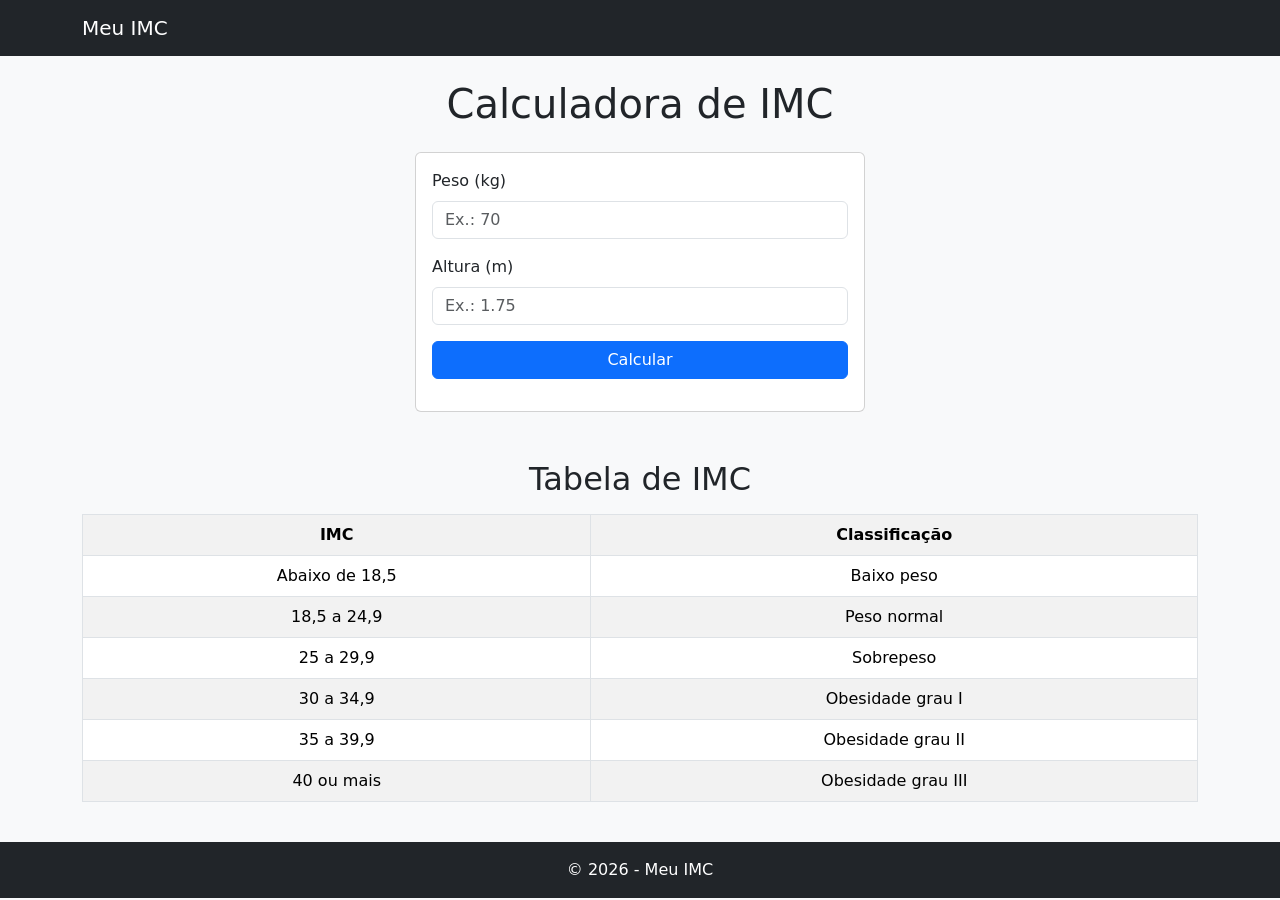
<file: AT3-Calculadora-IMC/index.html>
<!DOCTYPE html>
<html lang="pt-br">
<head>
    <meta charset="UTF-8">
    <meta name="viewport" content="width=device-width, initial-scale=1.0">
    <title>Meu IMC</title>
    <link href="https://cdn.jsdelivr.net/npm/bootstrap@5.3.3/dist/css/bootstrap.min.css" rel="stylesheet">
</head>

<body class="bg-light">

<nav class="navbar bg-dark">
    <div class="container">
        <span class="navbar-brand text-white">Meu IMC</span>
    </div>
</nav>

<main class="container py-4">
    <h1 class="text-center mb-4">Calculadora de IMC</h1>

    <div class="card mx-auto mb-5" style="max-width:450px">
        <div class="card-body">
            <label for="peso" class="form-label">Peso (kg)</label>
            <input type="number" id="peso" class="form-control mb-3" placeholder="Ex.: 70">

            <label for="altura" class="form-label">Altura (m)</label>
            <input type="number" id="altura" class="form-control mb-3" placeholder="Ex.: 1.75" step="0.01">

            <button class="btn btn-primary w-100" onclick="calcular()">Calcular</button>
            <div id="resultado" class="mt-3"></div>
        </div>
    </div>

    <h2 class="text-center mb-3">Tabela de IMC</h2>

    <table class="table table-bordered table-striped text-center">
        <tr><th>IMC</th><th>Classificação</th></tr>
        <tr><td>Abaixo de 18,5</td><td>Baixo peso</td></tr>
        <tr><td>18,5 a 24,9</td><td>Peso normal</td></tr>
        <tr><td>25 a 29,9</td><td>Sobrepeso</td></tr>
        <tr><td>30 a 34,9</td><td>Obesidade grau I</td></tr>
        <tr><td>35 a 39,9</td><td>Obesidade grau II</td></tr>
        <tr><td>40 ou mais</td><td>Obesidade grau III</td></tr>
    </table>
</main>

<footer class="bg-dark text-white text-center p-3">
    &copy; 2026 - Meu IMC
</footer>

<script>
function calcular() {
    const peso = Number(document.getElementById("peso").value);
    const altura = Number(document.getElementById("altura").value);
    const resultado = document.getElementById("resultado");

    if (peso <= 0 || altura <= 0 ||
        document.getElementById("peso").value === "" ||
        document.getElementById("altura").value === "") {
        resultado.innerHTML = '<div class="alert alert-danger">Digite valores válidos.</div>';
        return;
    }

    const imc = peso / (altura * altura);
    let texto, cor;

    if (imc < 18.5) {
        texto = "Baixo peso"; cor = "info";
    } else if (imc < 25) {
        texto = "Peso normal"; cor = "success";
    } else if (imc < 30) {
        texto = "Sobrepeso"; cor = "warning";
    } else if (imc < 35) {
        texto = "Obesidade grau I"; cor = "warning";
    } else if (imc < 40) {
        texto = "Obesidade grau II"; cor = "danger";
    } else {
        texto = "Obesidade grau III"; cor = "danger";
    }

    resultado.innerHTML = `<div class="alert alert-${cor}">
        <strong>IMC:</strong> ${imc.toFixed(2)}<br>
        <strong>Classificação:</strong> ${texto}
    </div>`;
}
</script>

</body>
</html>
</file>
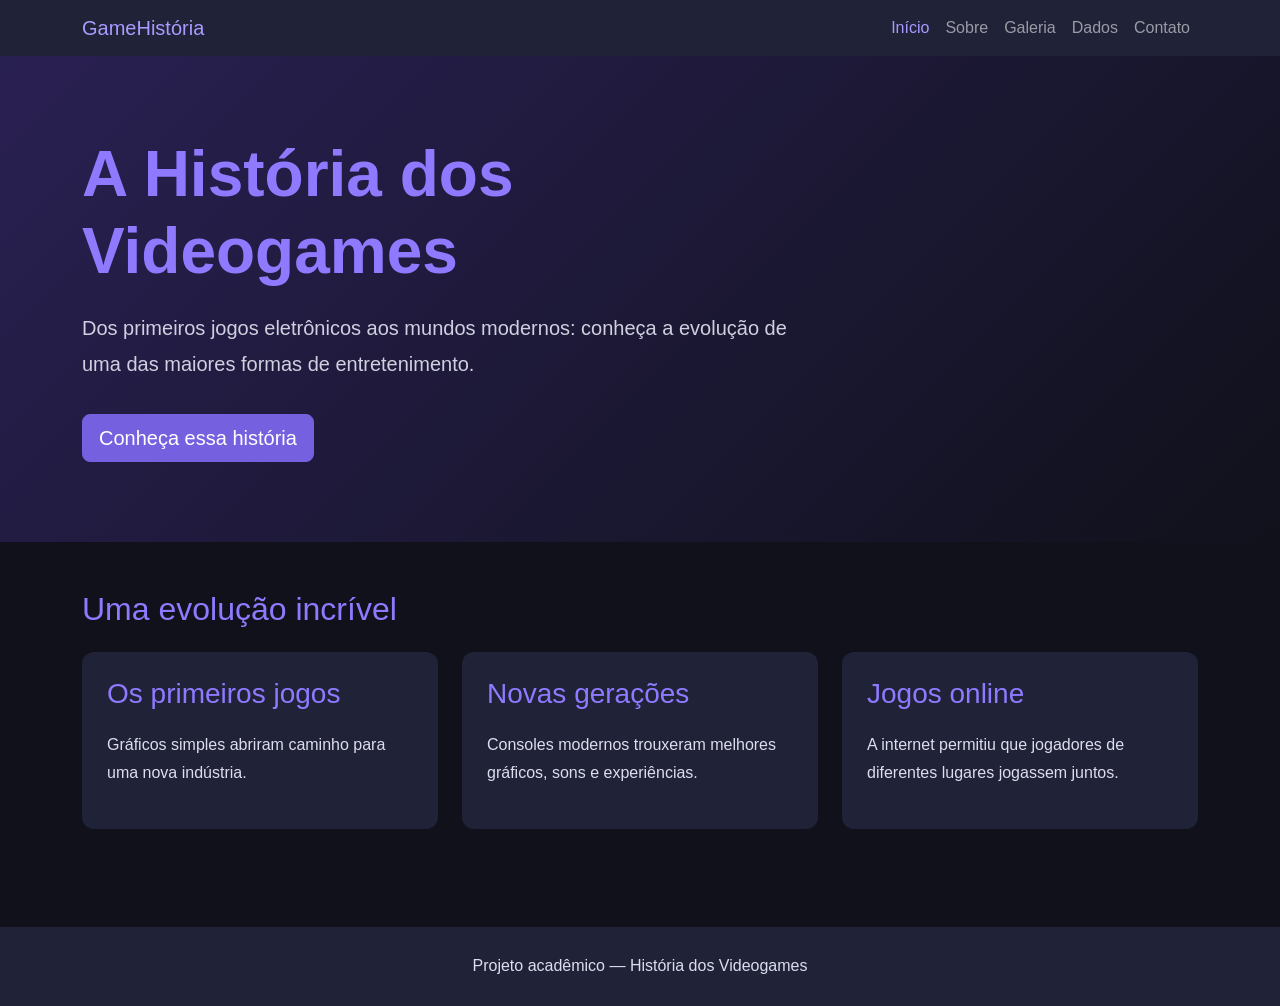
<file: AT4-Site-Multi-Paginas-Bootstrap/index.html>
<!DOCTYPE html>
<html lang="pt-br">
<head>
    <meta charset="UTF-8">
    <meta name="viewport" content="width=device-width, initial-scale=1.0">
    <title>História dos Videogames</title>
    <link href="https://cdn.jsdelivr.net/npm/bootstrap@5.3.3/dist/css/bootstrap.min.css" rel="stylesheet">
    <link rel="stylesheet" href="css/style.css">
</head>
<body>

<nav class="navbar navbar-expand-lg navbar-dark">
    <div class="container">
        <a class="navbar-brand" href="index.html">GameHistória</a>
        <button class="navbar-toggler" type="button" data-bs-toggle="collapse" data-bs-target="#menu" aria-label="Abrir menu">
            <span class="navbar-toggler-icon"></span>
        </button>

        <div class="collapse navbar-collapse" id="menu">
            <ul class="navbar-nav ms-auto">
                <li class="nav-item"><a class="nav-link active" href="index.html">Início</a></li>
                <li class="nav-item"><a class="nav-link" href="sobre.html">Sobre</a></li>
                <li class="nav-item"><a class="nav-link" href="galeria.html">Galeria</a></li>
                <li class="nav-item"><a class="nav-link" href="dados.html">Dados</a></li>
                <li class="nav-item"><a class="nav-link" href="contato.html">Contato</a></li>
            </ul>
        </div>
    </div>
</nav>

<header class="hero">
    <div class="container">
        <div class="row align-items-center">
            <div class="col-lg-8">
                <h1 class="display-3 fw-bold">A História dos Videogames</h1>
                <p class="lead mt-3">
                    Dos primeiros jogos eletrônicos aos mundos modernos:
                    conheça a evolução de uma das maiores formas de entretenimento.
                </p>
                <a href="sobre.html" class="btn btn-primary btn-lg mt-3">
                    Conheça essa história
                </a>
            </div>
        </div>
    </div>
</header>

<main class="container py-5">
    <h2 class="mb-4">Uma evolução incrível</h2>

    <div class="row g-4">
        <div class="col-md-4">
            <div class="destaque">
                <h3>Os primeiros jogos</h3>
                <p>Gráficos simples abriram caminho para uma nova indústria.</p>
            </div>
        </div>

        <div class="col-md-4">
            <div class="destaque">
                <h3>Novas gerações</h3>
                <p>Consoles modernos trouxeram melhores gráficos, sons e experiências.</p>
            </div>
        </div>

        <div class="col-md-4">
            <div class="destaque">
                <h3>Jogos online</h3>
                <p>A internet permitiu que jogadores de diferentes lugares jogassem juntos.</p>
            </div>
        </div>
    </div>
</main>

<footer>
    <p class="mb-0">Projeto acadêmico — História dos Videogames</p>
</footer>

<script src="https://cdn.jsdelivr.net/npm/bootstrap@5.3.3/dist/js/bootstrap.bundle.min.js"></script>
</body>
</html>
</file>
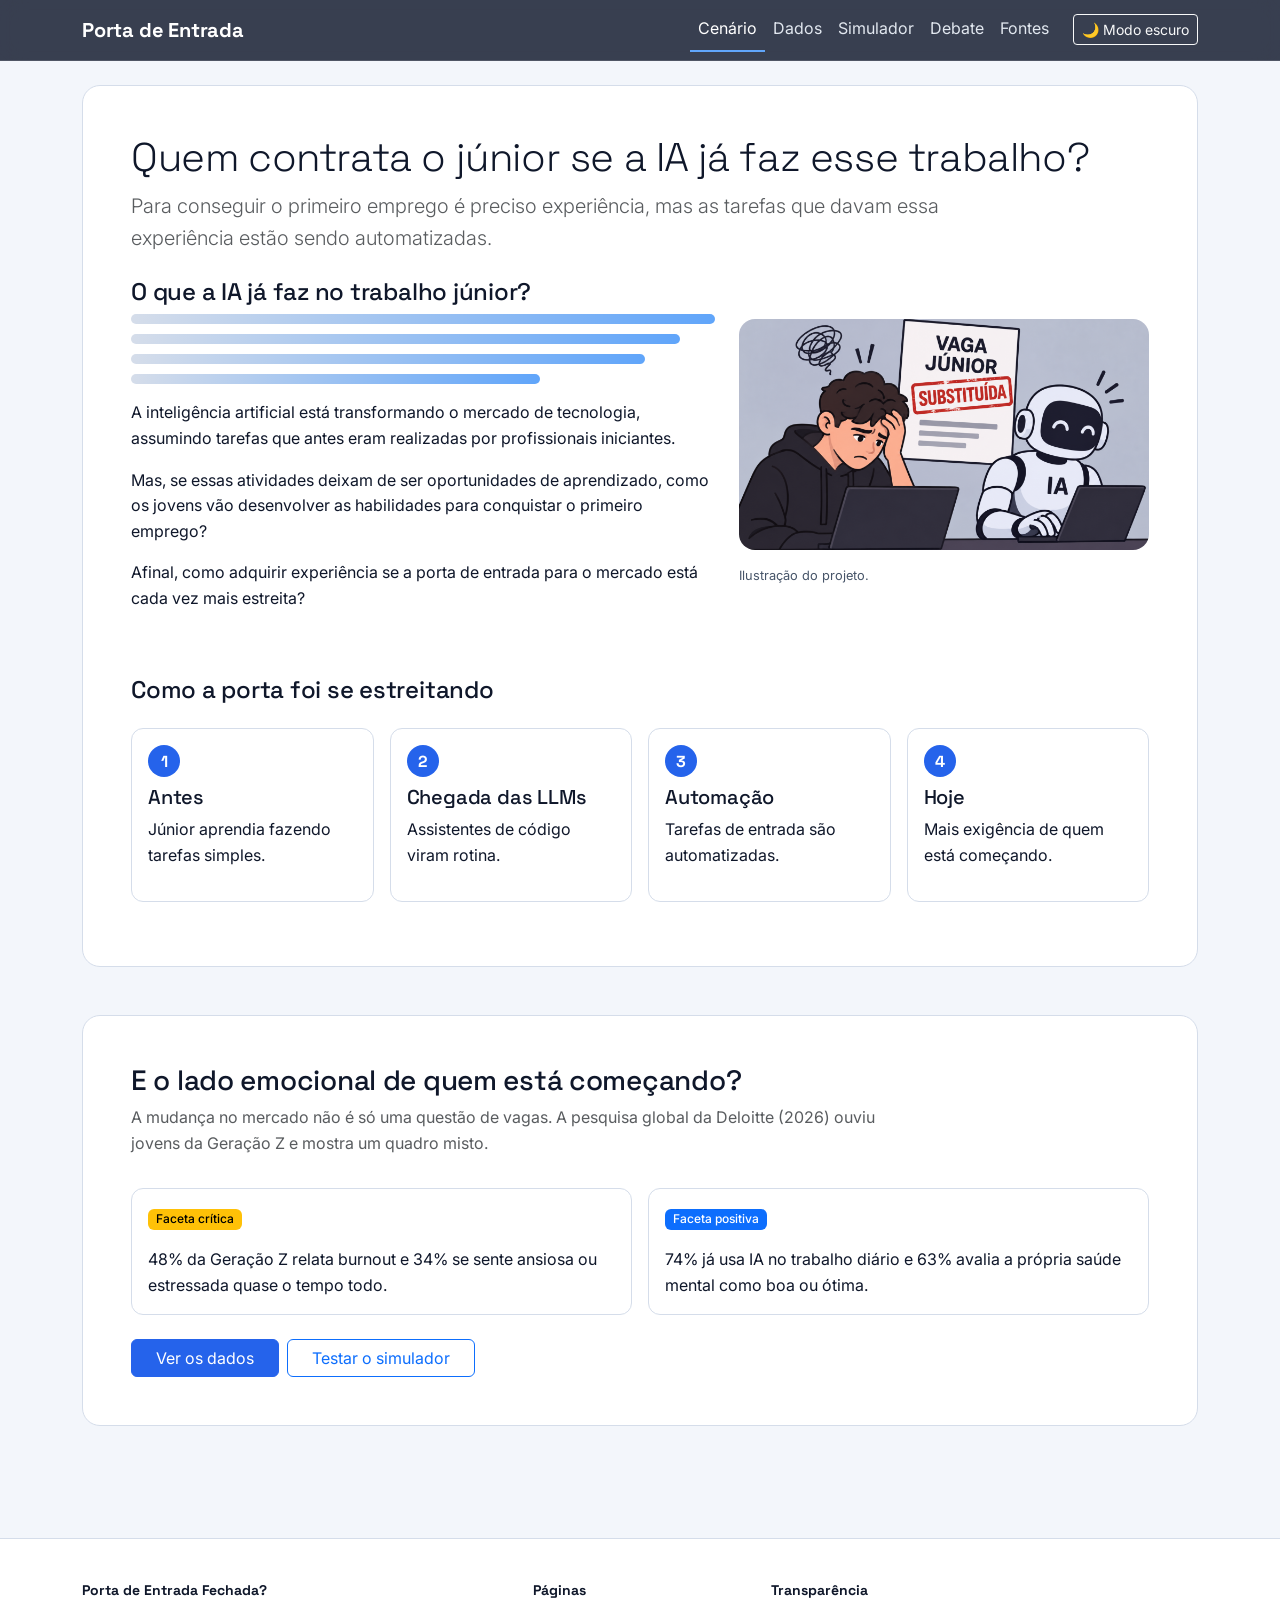
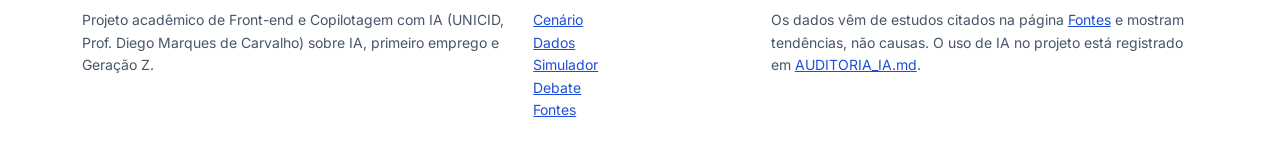
<file: AT5-Front-End-Copilotado-com-IA/index.html>
<!DOCTYPE html>
<html lang="pt-BR" data-bs-theme="light">

<head>
    <meta charset="UTF-8">
    <meta name="viewport" content="width=device-width, initial-scale=1">
    <meta name="description" content="Como a inteligência artificial transforma o primeiro emprego da Geração Z.">
    <title>Porta de Entrada Fechada? | IA e o primeiro emprego</title>
    <link rel="preconnect" href="https://fonts.googleapis.com">
    <link rel="preconnect" href="https://fonts.gstatic.com" crossorigin>
    <link href="https://fonts.googleapis.com/css2?family=Inter:wght@400;500&family=Space+Grotesk:wght@500;700&display=swap" rel="stylesheet">
    <link href="https://cdn.jsdelivr.net/npm/bootstrap@5.3.3/dist/css/bootstrap.min.css" rel="stylesheet">
    <link href="css/style.css" rel="stylesheet">
    <script src="js/tema.js"></script>
</head>

<body>
    <a class="skip-link" href="#conteudo">Ir para o conteúdo</a>

    <header>
        <nav class="navbar navbar-expand-lg site-nav sticky-top" data-bs-theme="dark" aria-label="Navegação principal">
            <div class="container">
                <a class="navbar-brand brand" href="index.html">Porta de Entrada</a>
                <button class="navbar-toggler" type="button" data-bs-toggle="collapse"
                    data-bs-target="#menu" aria-controls="menu" aria-expanded="false"
                    aria-label="Abrir menu">
                    <span class="navbar-toggler-icon"></span>
                </button>
                <div class="collapse navbar-collapse" id="menu">
                    <ul class="navbar-nav ms-auto">
                        <li class="nav-item">
                            <a class="nav-link active" href="index.html#inicio" aria-current="page">Cenário</a>
                        </li>
                        <li class="nav-item">
                            <a class="nav-link" href="Dados.html">Dados</a>
                        </li>
                        <li class="nav-item">
                            <a class="nav-link" href="Simulador.html">Simulador</a>
                        </li>
                        <li class="nav-item">
                            <a class="nav-link" href="Debate.html">Debate</a>
                        </li>
                        <li class="nav-item">
                            <a class="nav-link" href="Fontes.html">Fontes</a>
                        </li>
                    </ul>
                    <button id="btnTema" type="button" class="btn btn-outline-light btn-sm ms-lg-3 mt-2 mt-lg-0" aria-pressed="false">🌙 Modo escuro</button>
                </div>
            </div>
        </nav>
    </header>

    <main id="conteudo" class="container py-4">
        <section id="inicio" class="section-card p-4 p-md-5 mb-5" aria-labelledby="titulo-inicio">
            <header class="mb-4">
                <h1 id="titulo-inicio" class="display-6">Quem contrata o júnior se a IA já faz esse trabalho?</h1>
                <p class="lead text-body-secondary">
                    Para conseguir o primeiro emprego é preciso experiência,
                    mas as tarefas que davam essa experiência estão sendo automatizadas.
                </p>
            </header>

            <div class="row g-4 align-items-center">
                <article class="col-12 col-md-7">
                    <h2 class="h4">O que a IA já faz no trabalho júnior?</h2>

                    <div class="linhas" aria-hidden="true">
                        <div class="linha" style="--larg: 100%; --i: 0"></div>
                        <div class="linha" style="--larg: 94%; --i: 1"></div>
                        <div class="linha" style="--larg: 88%; --i: 2"></div>
                        <div class="linha" style="--larg: 70%; --i: 3"></div>
                    </div>

                    <p>
                        A inteligência artificial está transformando o mercado de tecnologia,
                        assumindo tarefas que antes eram realizadas por profissionais iniciantes.
                    </p>
                    <p>
                        Mas, se essas atividades deixam de ser oportunidades de aprendizado,
                        como os jovens vão desenvolver as habilidades para conquistar o primeiro emprego?
                    </p>
                    <p>
                        Afinal, como adquirir experiência se a porta de entrada para o mercado
                        está cada vez mais estreita?
                    </p>
                </article>

                <figure class="col-12 col-md-5 mb-0">
                    <div class="ratio ratio-16x9 rounded-4 overflow-hidden">
                        <img src="image/ia-image.png"
                            alt="Ilustração de um jovem desanimado diante do notebook, ao lado de um robô de IA e de um cartaz de vaga júnior carimbado como substituída"
                            class="object-fit-cover" width="1536" height="1024">
                    </div>
                    <figcaption class="fonte-grafico">Ilustração do projeto.</figcaption>
                </figure>
            </div>

            <h2 class="h4 mt-5">Como a porta foi se estreitando</h2>
            <ol class="list-unstyled row g-3 mt-1">
                <li class="col-12 col-md-6 col-lg-3">
                    <div class="card card-timeline h-100">
                        <div class="card-body">
                            <span class="numero" aria-hidden="true">1</span>
                            <h3 class="h5 mt-2">Antes</h3>
                            <p>Júnior aprendia fazendo tarefas simples.</p>
                        </div>
                    </div>
                </li>
                <li class="col-12 col-md-6 col-lg-3">
                    <div class="card card-timeline h-100">
                        <div class="card-body">
                            <span class="numero" aria-hidden="true">2</span>
                            <h3 class="h5 mt-2">Chegada das LLMs</h3>
                            <p>Assistentes de código viram rotina.</p>
                        </div>
                    </div>
                </li>
                <li class="col-12 col-md-6 col-lg-3">
                    <div class="card card-timeline h-100">
                        <div class="card-body">
                            <span class="numero" aria-hidden="true">3</span>
                            <h3 class="h5 mt-2">Automação</h3>
                            <p>Tarefas de entrada são automatizadas.</p>
                        </div>
                    </div>
                </li>
                <li class="col-12 col-md-6 col-lg-3">
                    <div class="card card-timeline h-100">
                        <div class="card-body">
                            <span class="numero" aria-hidden="true">4</span>
                            <h3 class="h5 mt-2">Hoje</h3>
                            <p>Mais exigência de quem está começando.</p>
                        </div>
                    </div>
                </li>
            </ol>
        </section>

        <section id="geracao" class="section-card p-4 p-md-5 mb-5" aria-labelledby="titulo-geracao">
            <h2 id="titulo-geracao" class="h3">E o lado emocional de quem está começando?</h2>
            <p class="text-body-secondary">
                A mudança no mercado não é só uma questão de vagas. A pesquisa global da Deloitte (2026)
                ouviu jovens da Geração Z e mostra um quadro misto.
            </p>
            <div class="row g-3 mt-2">
                <div class="col-12 col-md-6">
                    <article class="card card-timeline h-100">
                        <div class="card-body">
                            <span class="badge text-bg-warning badge-eixo">Faceta crítica</span>
                            <p class="mt-3 mb-0">
                                48% da Geração Z relata burnout e 34% se sente ansiosa ou estressada
                                quase o tempo todo.
                            </p>
                        </div>
                    </article>
                </div>
                <div class="col-12 col-md-6">
                    <article class="card card-timeline h-100">
                        <div class="card-body">
                            <span class="badge text-bg-primary badge-eixo">Faceta positiva</span>
                            <p class="mt-3 mb-0">
                                74% já usa IA no trabalho diário e 63% avalia a própria saúde mental
                                como boa ou ótima.
                            </p>
                        </div>
                    </article>
                </div>
            </div>
            <div class="mt-4 d-flex flex-wrap gap-2">
                <a href="Dados.html" class="btn btn-primary px-4">Ver os dados</a>
                <a href="Simulador.html" class="btn btn-outline-primary px-4">Testar o simulador</a>
            </div>
        </section>
    </main>

    <footer class="site-footer">
        <div class="container rodape-grid">
            <section aria-label="Sobre o projeto">
                <p class="rodape-titulo">Porta de Entrada Fechada?</p>
                <p>Projeto acadêmico de Front-end e Copilotagem com IA (UNICID, Prof. Diego Marques de Carvalho) sobre IA, primeiro emprego e Geração Z.</p>
            </section>
            <nav aria-label="Páginas do site">
                <p class="rodape-titulo">Páginas</p>
                <ul>
                    <li><a href="index.html#inicio">Cenário</a></li>
                    <li><a href="Dados.html">Dados</a></li>
                    <li><a href="Simulador.html">Simulador</a></li>
                    <li><a href="Debate.html">Debate</a></li>
                    <li><a href="Fontes.html">Fontes</a></li>
                </ul>
            </nav>
            <section aria-label="Sobre os dados e o uso de IA">
                <p class="rodape-titulo">Transparência</p>
                <p>Os dados vêm de estudos citados na página <a href="Fontes.html">Fontes</a> e mostram tendências, não causas. O uso de IA no projeto está registrado em <a href="https://github.com/Paulo984-ss/ATC-5-PD/blob/main/AUDITORIA_IA.md" target="_blank" rel="noopener">AUDITORIA_IA.md</a>.</p>
            </section>
        </div>
    </footer>

    <script src="https://cdn.jsdelivr.net/npm/bootstrap@5.3.3/dist/js/bootstrap.bundle.min.js"></script>
</body>

</html>
</file>
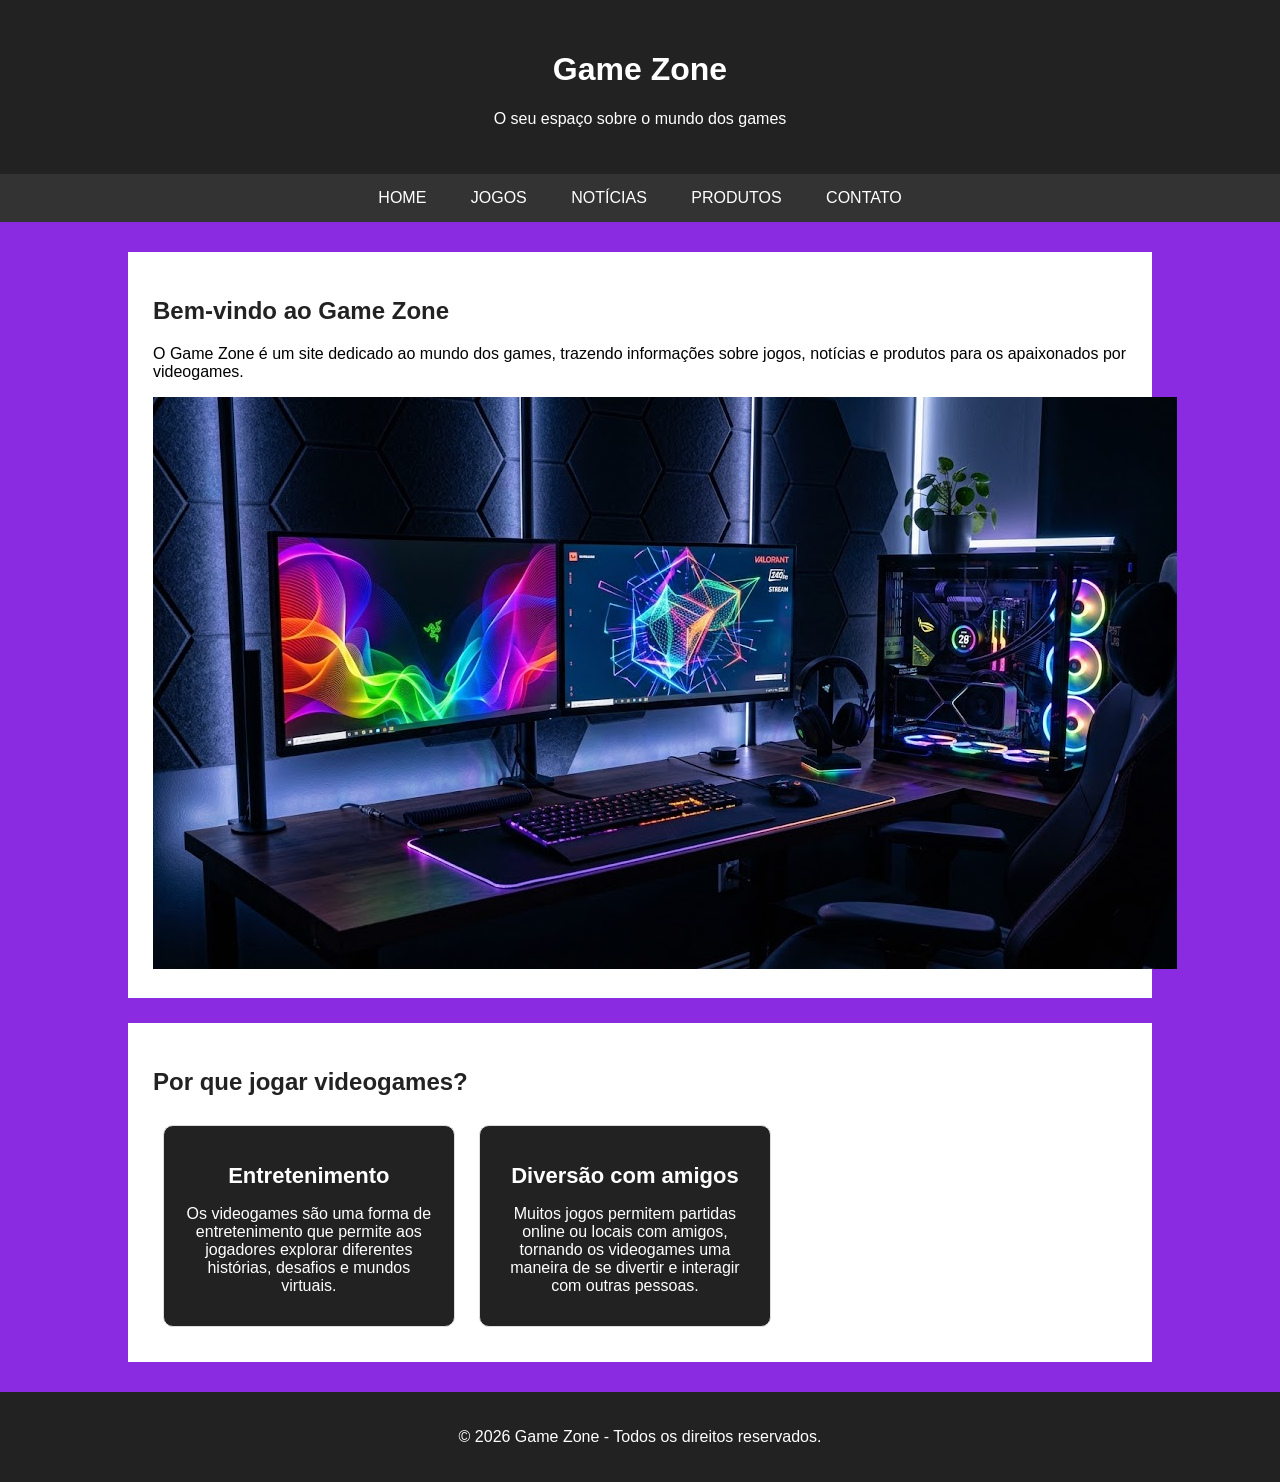
<file: AT2-Deploy-de-Site/gamezone/index.html>
<!DOCTYPE html>
<html lang="pt-br">

<head>
    <meta charset="UTF-8">
    <meta name="viewport" content="width=device-width, initial-scale=1.0">

    <link rel="stylesheet" href="style.css">

    <title>Game Zone</title>
</head>

<body>

<header>
    <h1>Game Zone</h1>
    <p>O seu espaço sobre o mundo dos games</p>
</header>

<nav>
    <ul>
        <li>
            <a href="index.html">HOME</a>
        </li>

        <li>
            <a href="jogos.html">JOGOS</a>
        </li>

        <li>
            <a href="noticias.html">NOTÍCIAS</a>
        </li>

        <li>
            <a href="produtos.html">PRODUTOS</a>
        </li>

        <li>
            <a href="contato.html">CONTATO</a>
        </li>
    </ul>
</nav>

<main> 
<section>

    <h2>Bem-vindo ao Game Zone</h2>

    <p>
        O Game Zone é um site dedicado ao mundo dos games,
        trazendo informações sobre jogos, notícias e produtos
        para os apaixonados por videogames.
    </p>
    
     <img src="games.jpeg" alt="Imagem relacionada ao mundo dos games">

</section>
<section>

    <h2>Por que jogar videogames?</h2>

    <article>
        <h3>Entretenimento</h3>
        <p>
            Os videogames são uma forma de entretenimento que permite aos
            jogadores explorar diferentes histórias, desafios e mundos virtuais.
        </p>
    </article>

    <article>
        <h3>Diversão com amigos</h3>
        <p>
            Muitos jogos permitem partidas online ou locais com amigos,
            tornando os videogames uma maneira de se divertir e interagir
            com outras pessoas.
        </p>
    </article>

</section>
</main>

<footer>
    <p>&copy; 2026 Game Zone - Todos os direitos reservados.</p>
</footer>

</body>

</html>
</file>
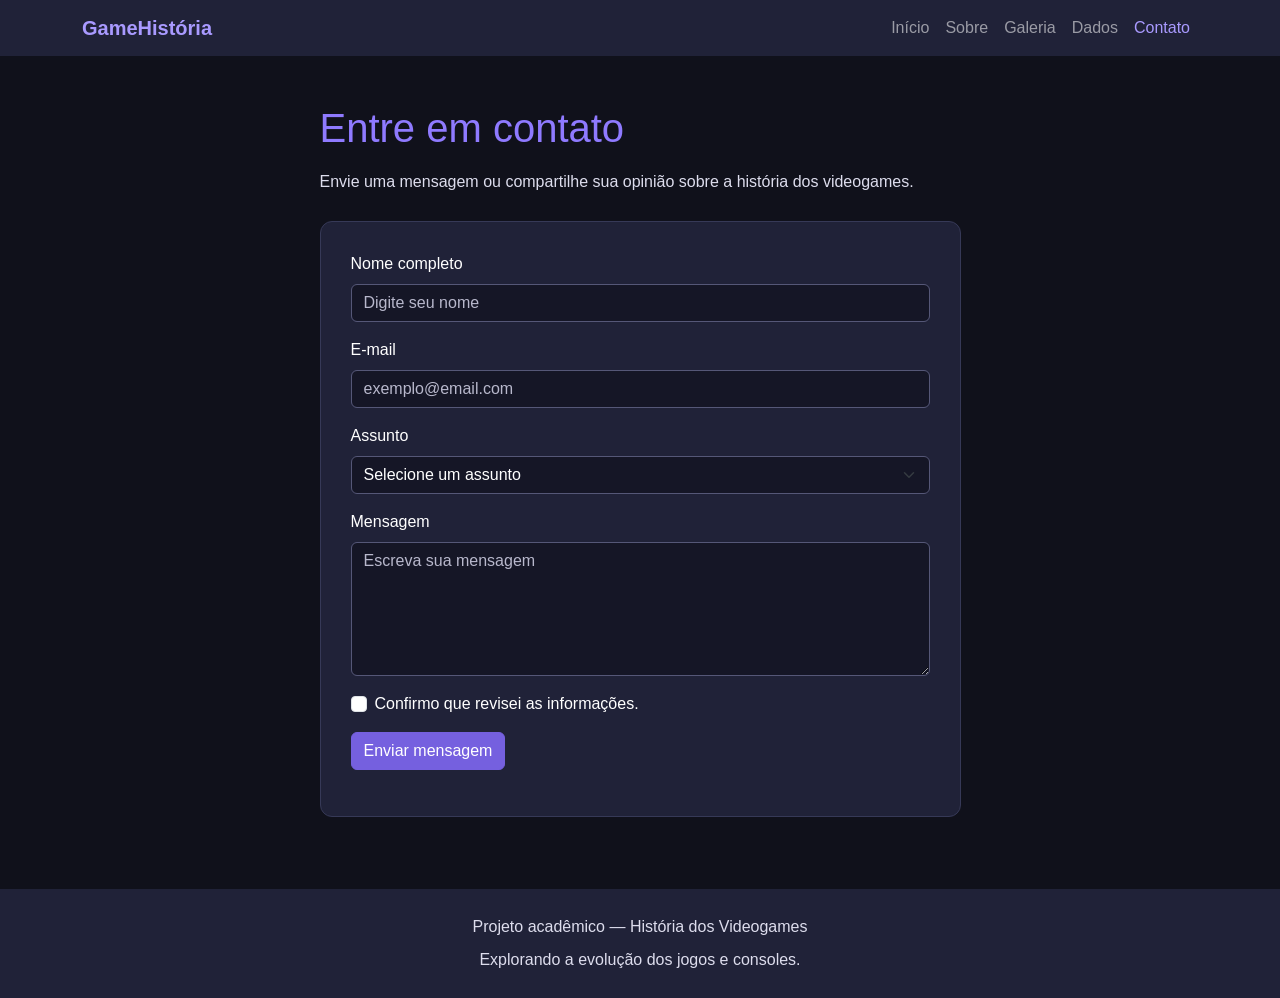
<file: AT4-Site-Multi-Paginas-Bootstrap/contato.html>
<!DOCTYPE html>
<html lang="pt-br">
<head>
    <meta charset="UTF-8">
    <meta name="viewport" content="width=device-width, initial-scale=1.0">

    <title>Contato | História dos Videogames</title>

    <link
        href="https://cdn.jsdelivr.net/npm/bootstrap@5.3.3/dist/css/bootstrap.min.css"
        rel="stylesheet"
    >

    <link rel="stylesheet" href="css/style.css">
</head>

<body>

<nav class="navbar navbar-expand-lg navbar-dark">
    <div class="container">
        <a class="navbar-brand fw-bold" href="index.html">
            GameHistória
        </a>

        <button
            class="navbar-toggler"
            type="button"
            data-bs-toggle="collapse"
            data-bs-target="#menu"
            aria-controls="menu"
            aria-expanded="false"
            aria-label="Abrir ou fechar o menu"
        >
            <span class="navbar-toggler-icon"></span>
        </button>

        <div class="collapse navbar-collapse" id="menu">
            <ul class="navbar-nav ms-auto">
                <li class="nav-item">
                    <a class="nav-link" href="index.html">Início</a>
                </li>
                <li class="nav-item">
                    <a class="nav-link" href="sobre.html">Sobre</a>
                </li>
                <li class="nav-item">
                    <a class="nav-link" href="galeria.html">Galeria</a>
                </li>
                <li class="nav-item">
                    <a class="nav-link" href="dados.html">Dados</a>
                </li>
                <li class="nav-item">
                    <a class="nav-link active" aria-current="page"
                       href="contato.html">Contato</a>
                </li>
            </ul>
        </div>
    </div>
</nav>

<main class="container py-5">
    <div class="row justify-content-center">
        <div class="col-12 col-md-9 col-lg-7">

            <h1 class="mb-3">Entre em contato</h1>

            <p class="mb-4">
                Envie uma mensagem ou compartilhe sua opinião
                sobre a história dos videogames.
            </p>

            <div class="formulario">
                <form id="formContato">

                    <div class="mb-3">
                        <label for="nome" class="form-label">
                            Nome completo
                        </label>
                        <input
                            type="text"
                            class="form-control"
                            id="nome"
                            name="nome"
                            placeholder="Digite seu nome"
                            autocomplete="name"
                            required
                        >
                    </div>

                    <div class="mb-3">
                        <label for="email" class="form-label">
                            E-mail
                        </label>
                        <input
                            type="email"
                            class="form-control"
                            id="email"
                            name="email"
                            placeholder="exemplo@email.com"
                            autocomplete="email"
                            required
                        >
                    </div>

                    <div class="mb-3">
                        <label for="assunto" class="form-label">
                            Assunto
                        </label>
                        <select
                            class="form-select"
                            id="assunto"
                            name="assunto"
                            required
                        >
                            <option value="" selected disabled>
                                Selecione um assunto
                            </option>
                            <option value="historia">
                                História dos videogames
                            </option>
                            <option value="consoles">
                                Consoles e jogos
                            </option>
                            <option value="sugestao">
                                Sugestão para o site
                            </option>
                            <option value="outro">
                                Outro assunto
                            </option>
                        </select>
                    </div>

                    <div class="mb-3">
                        <label for="mensagem" class="form-label">
                            Mensagem
                        </label>
                        <textarea
                            class="form-control"
                            id="mensagem"
                            name="mensagem"
                            rows="5"
                            placeholder="Escreva sua mensagem"
                            required
                        ></textarea>
                    </div>

                    <div class="form-check mb-3">
                        <input
                            class="form-check-input"
                            type="checkbox"
                            id="autorizacao"
                            required
                        >
                        <label class="form-check-label" for="autorizacao">
                            Confirmo que revisei as informações.
                        </label>
                    </div>

                    <button type="submit" class="btn btn-primary">
                        Enviar mensagem
                    </button>

                    <p
                        id="resultado"
                        class="mt-3 mb-0"
                        role="status"
                        aria-live="polite"
                    ></p>

                </form>
            </div>
        </div>
    </div>
</main>

<footer class="text-center py-4 mt-4">
    <div class="container">
        <p class="mb-1">
            Projeto acadêmico — História dos Videogames
        </p>
        <p class="mb-0">
            Explorando a evolução dos jogos e consoles.
        </p>
    </div>
</footer>

<script src="https://cdn.jsdelivr.net/npm/bootstrap@5.3.3/dist/js/bootstrap.bundle.min.js"></script>

<script>
    document.getElementById("formContato").addEventListener(
        "submit",
        function(event) {
            event.preventDefault();

            document.getElementById("resultado").textContent =
                "Demonstração concluída! Nenhum e-mail foi enviado.";

            this.reset();
        }
    );
</script>

</body>
</html>
</file>
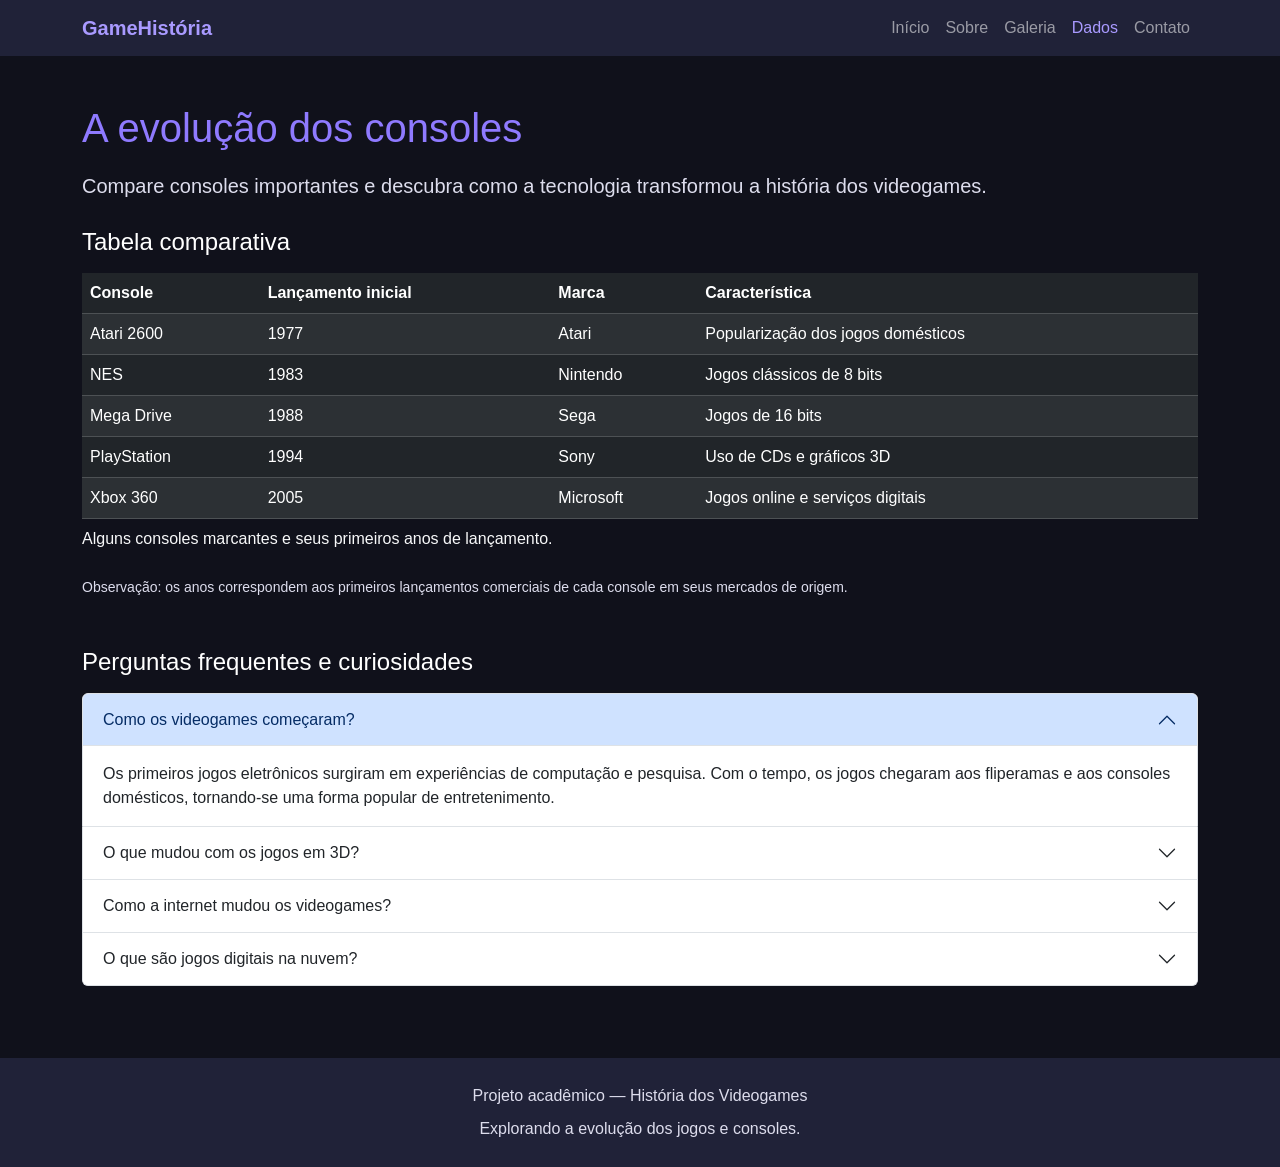
<file: AT4-Site-Multi-Paginas-Bootstrap/dados.html>
<!DOCTYPE html>
<html lang="pt-br">
<head>
    <meta charset="UTF-8">
    <meta name="viewport" content="width=device-width, initial-scale=1.0">

    <title>Dados e Curiosidades | História dos Videogames</title>

    <link
        href="https://cdn.jsdelivr.net/npm/bootstrap@5.3.3/dist/css/bootstrap.min.css"
        rel="stylesheet"
    >

    <link rel="stylesheet" href="css/style.css">
</head>

<body>

<nav class="navbar navbar-expand-lg navbar-dark">
    <div class="container">
        <a class="navbar-brand fw-bold" href="index.html">
            GameHistória
        </a>

        <button
            class="navbar-toggler"
            type="button"
            data-bs-toggle="collapse"
            data-bs-target="#menu"
            aria-controls="menu"
            aria-expanded="false"
            aria-label="Abrir ou fechar o menu"
        >
            <span class="navbar-toggler-icon"></span>
        </button>

        <div class="collapse navbar-collapse" id="menu">
            <ul class="navbar-nav ms-auto">
                <li class="nav-item">
                    <a class="nav-link" href="index.html">Início</a>
                </li>
                <li class="nav-item">
                    <a class="nav-link" href="sobre.html">Sobre</a>
                </li>
                <li class="nav-item">
                    <a class="nav-link" href="galeria.html">Galeria</a>
                </li>
                <li class="nav-item">
                    <a class="nav-link active" aria-current="page"
                       href="dados.html">Dados</a>
                </li>
                <li class="nav-item">
                    <a class="nav-link" href="contato.html">Contato</a>
                </li>
            </ul>
        </div>
    </div>
</nav>

<main class="container py-5">

    <header class="mb-4">
        <h1 class="mb-3">A evolução dos consoles</h1>

        <p class="lead">
            Compare consoles importantes e descubra como a tecnologia
            transformou a história dos videogames.
        </p>
    </header>

    <section class="painel mb-5" aria-labelledby="titulo-tabela">

        <h2 id="titulo-tabela" class="h4 mb-3">
            Tabela comparativa
        </h2>

        <div class="table-responsive">
            <table class="table table-dark table-striped table-hover align-middle">
                <caption class="text-light">
                    Alguns consoles marcantes e seus primeiros anos de lançamento.
                </caption>

                <thead>
                    <tr>
                        <th scope="col">Console</th>
                        <th scope="col">Lançamento inicial</th>
                        <th scope="col">Marca</th>
                        <th scope="col">Característica</th>
                    </tr>
                </thead>

                <tbody>
                    <tr>
                        <td>Atari 2600</td>
                        <td>1977</td>
                        <td>Atari</td>
                        <td>Popularização dos jogos domésticos</td>
                    </tr>

                    <tr>
                        <td>NES</td>
                        <td>1983</td>
                        <td>Nintendo</td>
                        <td>Jogos clássicos de 8 bits</td>
                    </tr>

                    <tr>
                        <td>Mega Drive</td>
                        <td>1988</td>
                        <td>Sega</td>
                        <td>Jogos de 16 bits</td>
                    </tr>

                    <tr>
                        <td>PlayStation</td>
                        <td>1994</td>
                        <td>Sony</td>
                        <td>Uso de CDs e gráficos 3D</td>
                    </tr>

                    <tr>
                        <td>Xbox 360</td>
                        <td>2005</td>
                        <td>Microsoft</td>
                        <td>Jogos online e serviços digitais</td>
                    </tr>
                </tbody>
            </table>
        </div>

        <p class="small mb-0">
            Observação: os anos correspondem aos primeiros lançamentos
            comerciais de cada console em seus mercados de origem.
        </p>
    </section>

    <section class="painel" aria-labelledby="titulo-curiosidades">

        <h2 id="titulo-curiosidades" class="h4 mb-3">
            Perguntas frequentes e curiosidades
        </h2>

        <div class="accordion" id="curiosidades">

            <div class="accordion-item">
                <h3 class="accordion-header" id="pergunta1">
                    <button
                        class="accordion-button"
                        type="button"
                        data-bs-toggle="collapse"
                        data-bs-target="#resposta1"
                        aria-expanded="true"
                        aria-controls="resposta1"
                    >
                        Como os videogames começaram?
                    </button>
                </h3>

                <div
                    id="resposta1"
                    class="accordion-collapse collapse show"
                    aria-labelledby="pergunta1"
                    data-bs-parent="#curiosidades"
                >
                    <div class="accordion-body">
                        Os primeiros jogos eletrônicos surgiram em
                        experiências de computação e pesquisa. Com o tempo,
                        os jogos chegaram aos fliperamas e aos consoles
                        domésticos, tornando-se uma forma popular de
                        entretenimento.
                    </div>
                </div>
            </div>

            <div class="accordion-item">
                <h3 class="accordion-header" id="pergunta2">
                    <button
                        class="accordion-button collapsed"
                        type="button"
                        data-bs-toggle="collapse"
                        data-bs-target="#resposta2"
                        aria-expanded="false"
                        aria-controls="resposta2"
                    >
                        O que mudou com os jogos em 3D?
                    </button>
                </h3>

                <div
                    id="resposta2"
                    class="accordion-collapse collapse"
                    aria-labelledby="pergunta2"
                    data-bs-parent="#curiosidades"
                >
                    <div class="accordion-body">
                        Os gráficos tridimensionais permitiram criar
                        cenários com profundidade, personagens mais
                        detalhados e novas possibilidades de movimentação
                        e exploração.
                    </div>
                </div>
            </div>

            <div class="accordion-item">
                <h3 class="accordion-header" id="pergunta3">
                    <button
                        class="accordion-button collapsed"
                        type="button"
                        data-bs-toggle="collapse"
                        data-bs-target="#resposta3"
                        aria-expanded="false"
                        aria-controls="resposta3"
                    >
                        Como a internet mudou os videogames?
                    </button>
                </h3>

                <div
                    id="resposta3"
                    class="accordion-collapse collapse"
                    aria-labelledby="pergunta3"
                    data-bs-parent="#curiosidades"
                >
                    <div class="accordion-body">
                        A internet possibilitou partidas com pessoas
                        distantes, comunicação durante os jogos,
                        atualizações, conteúdos adicionais e distribuição
                        digital de jogos.
                    </div>
                </div>
            </div>

            <div class="accordion-item">
                <h3 class="accordion-header" id="pergunta4">
                    <button
                        class="accordion-button collapsed"
                        type="button"
                        data-bs-toggle="collapse"
                        data-bs-target="#resposta4"
                        aria-expanded="false"
                        aria-controls="resposta4"
                    >
                        O que são jogos digitais na nuvem?
                    </button>
                </h3>

                <div
                    id="resposta4"
                    class="accordion-collapse collapse"
                    aria-labelledby="pergunta4"
                    data-bs-parent="#curiosidades"
                >
                    <div class="accordion-body">
                        São jogos executados em servidores remotos e
                        transmitidos pela internet para um dispositivo
                        compatível. Dependendo do serviço, isso pode
                        reduzir a necessidade de um console potente.
                    </div>
                </div>
            </div>

        </div>
    </section>

</main>

<footer class="text-center py-4 mt-4">
    <div class="container">
        <p class="mb-1">
            Projeto acadêmico — História dos Videogames
        </p>
        <p class="mb-0">
            Explorando a evolução dos jogos e consoles.
        </p>
    </div>
</footer>

<script src="https://cdn.jsdelivr.net/npm/bootstrap@5.3.3/dist/js/bootstrap.bundle.min.js"></script>

</body>
</html>
</file>
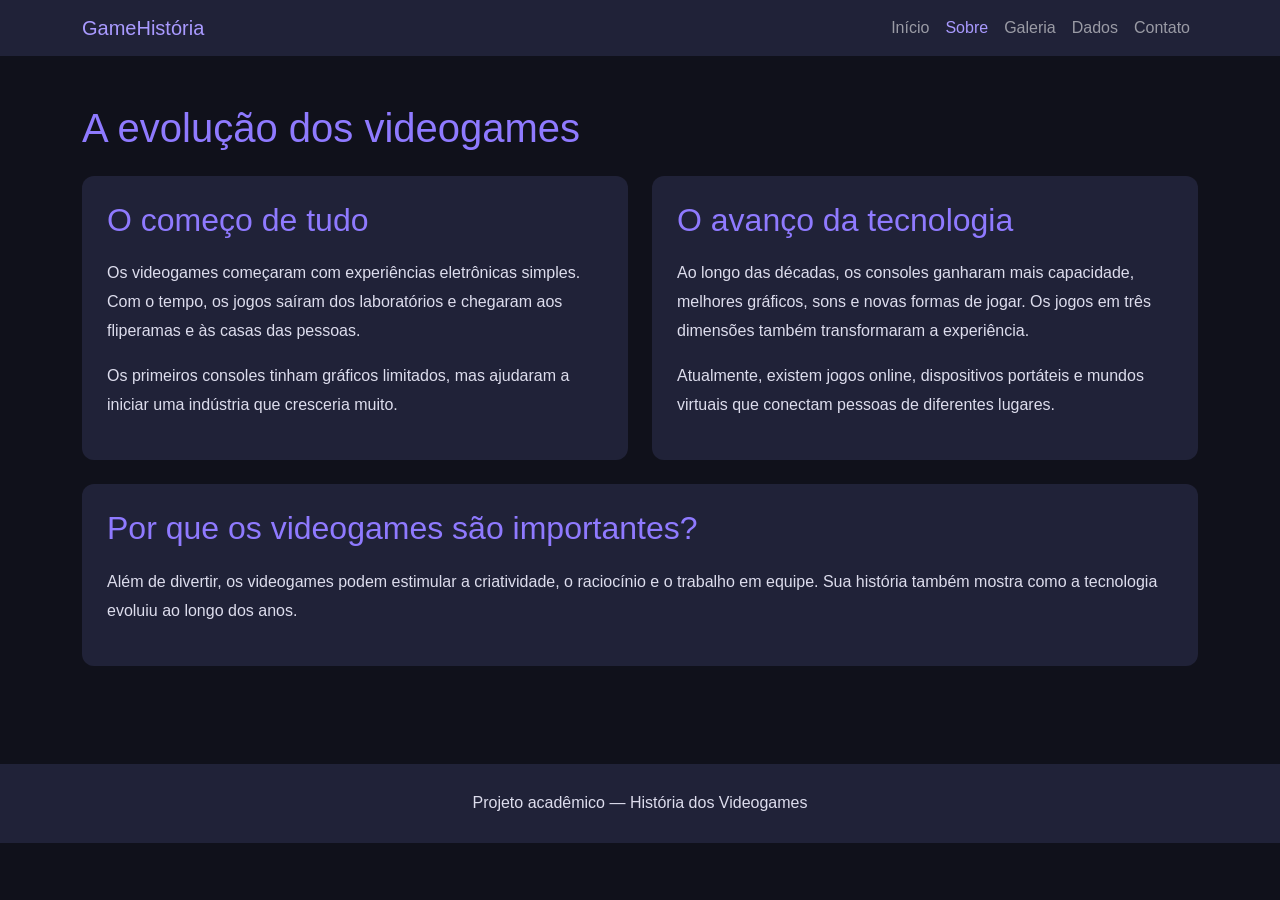
<file: AT4-Site-Multi-Paginas-Bootstrap/sobre.html>
<!DOCTYPE html>
<html lang="pt-br">
<head>
    <meta charset="UTF-8">
    <meta name="viewport" content="width=device-width, initial-scale=1.0">
    <title>Sobre | História dos Videogames</title>
    <link href="https://cdn.jsdelivr.net/npm/bootstrap@5.3.3/dist/css/bootstrap.min.css" rel="stylesheet">
    <link rel="stylesheet" href="css/style.css">
</head>
<body>

<nav class="navbar navbar-expand-lg navbar-dark">
    <div class="container">
        <a class="navbar-brand" href="index.html">GameHistória</a>
        <button class="navbar-toggler" type="button" data-bs-toggle="collapse" data-bs-target="#menu" aria-label="Abrir menu">
            <span class="navbar-toggler-icon"></span>
        </button>

        <div class="collapse navbar-collapse" id="menu">
            <ul class="navbar-nav ms-auto">
                <li class="nav-item"><a class="nav-link" href="index.html">Início</a></li>
                <li class="nav-item"><a class="nav-link active" href="sobre.html">Sobre</a></li>
                <li class="nav-item"><a class="nav-link" href="galeria.html">Galeria</a></li>
                <li class="nav-item"><a class="nav-link" href="dados.html">Dados</a></li>
                <li class="nav-item"><a class="nav-link" href="contato.html">Contato</a></li>
            </ul>
        </div>
    </div>
</nav>

<main class="container py-5">
    <h1 class="mb-4">A evolução dos videogames</h1>

    <div class="row g-4">
        <div class="col-md-6">
            <section class="conteudo h-100">
                <h2>O começo de tudo</h2>
                <p>Os videogames começaram com experiências eletrônicas simples. Com o tempo, os jogos saíram dos laboratórios e chegaram aos fliperamas e às casas das pessoas.</p>
                <p>Os primeiros consoles tinham gráficos limitados, mas ajudaram a iniciar uma indústria que cresceria muito.</p>
            </section>
        </div>

        <div class="col-md-6">
            <section class="conteudo h-100">
                <h2>O avanço da tecnologia</h2>
                <p>Ao longo das décadas, os consoles ganharam mais capacidade, melhores gráficos, sons e novas formas de jogar. Os jogos em três dimensões também transformaram a experiência.</p>
                <p>Atualmente, existem jogos online, dispositivos portáteis e mundos virtuais que conectam pessoas de diferentes lugares.</p>
            </section>
        </div>
    </div>

    <section class="conteudo mt-4">
        <h2>Por que os videogames são importantes?</h2>
        <p>Além de divertir, os videogames podem estimular a criatividade, o raciocínio e o trabalho em equipe. Sua história também mostra como a tecnologia evoluiu ao longo dos anos.</p>
    </section>
</main>

<footer class="text-white">
    <p class="mb-0">Projeto acadêmico — História dos Videogames</p>
</footer>

<script src="https://cdn.jsdelivr.net/npm/bootstrap@5.3.3/dist/js/bootstrap.bundle.min.js"></script>
</body>
</html>
</file>
<file: AT4-Site-Multi-Paginas-Bootstrap/css/style.css>
body {
    background-color: #10111b;
    color: white;
    font-family: Arial, sans-serif;
}

.navbar, footer {
    background-color: #202238;
}

.navbar-brand {
    color: #a99aff;
}

.nav-link:hover,
.nav-link.active {
    color: #a99aff !important;
}

h1, h2, h3 {
    color: #8f7aff;
    margin-bottom: 20px;
}

p {
    color: #dddded;
    line-height: 1.8;
}

.hero {
    padding: 80px 0;
    background: linear-gradient(135deg, #292052, #10111b);
}

.hero p {
    color: #d0d0e0;
}

.destaque, .conteudo {
    background-color: #202238;
    padding: 25px;
    border-radius: 12px;
    height: 100%;
}

.card {
    background-color: #202238;
    color: white;
    margin-bottom: 20px;
}

.card p {
    color: #dddded;
}

.formulario {
    background-color: #202238;
    padding: 30px;
    border-radius: 12px;
    border: 1px solid #363957;
}

.form-label, .form-check-label {
    color: white;
}

.form-control, .form-select {
    background-color: #151626;
    color: white;
    border-color: #555777;
}

.form-control:focus, .form-select:focus {
    background-color: #151626;
    color: white;
    border-color: #a99aff;
    box-shadow: 0 0 0 .2rem rgba(143, 122, 255, .2);
}

.form-control::placeholder {
    color: #b8b8cc;
}

.btn-primary {
    background-color: #7560df;
    border-color: #7560df;
}

.btn-primary:hover {
    background-color: #5c48c5;
    border-color: #5c48c5;
}

img {
    max-width: 100%;
    height: auto;
}

footer {
    padding: 25px;
    margin-top: 50px;
    text-align: center;
}

@media (max-width: 576px) {
    .conteudo, .formulario {
        padding: 20px;
    }

    .hero {
        padding: 50px 0;
    }
}
</file>
<file: AT5-Front-End-Copilotado-com-IA/css/style.css>
:root {
    --cor-primaria: #2563EB;
    --cor-primaria-hover: #1D4ED8;
    --cor-secundaria: #60A5FA;
    --cor-realce: #1D4ED8;
    --cor-alerta: #B45309;
    --cor-fundo: #F3F6FB;
    --cor-superficie: #FFFFFF;
    --cor-texto: #0F172A;
    --cor-texto-suave: #475569;
    --cor-borda: #D5DDEA;
    --cor-foco: #2563EB;
    --cor-nav: rgba(15, 23, 42, 0.82);

    --fonte-titulo: "Space Grotesk", system-ui, sans-serif;
    --fonte-corpo: "Inter", system-ui, sans-serif;
    --texto-sm: 0.875rem;
    --texto-base: 1rem;
    --texto-lg: 1.25rem;
    --texto-xl: 1.563rem;

    --espaco-1: 0.5rem;
    --espaco-2: 1rem;
    --espaco-3: 1.5rem;
    --espaco-4: 2.5rem;
    --raio: 12px;
    --transicao: 0.2s ease;
}

[data-bs-theme="dark"] {
    --cor-realce: #60A5FA;
    --cor-alerta: #F59E0B;
    --cor-fundo: #0E1116;
    --cor-superficie: #1B1B1B;
    --cor-texto: #E5E7EB;
    --cor-texto-suave: #C4C4C4;
    --cor-borda: #343434;
    --cor-foco: #93C5FD;
}

body {
    font-family: var(--fonte-corpo);
    font-size: var(--texto-base);
    line-height: 1.6;
    background-color: var(--cor-fundo);
    color: var(--cor-texto);
    transition: background-color var(--transicao), color var(--transicao);
}

h1, h2, h3, h4, h5, h6, .brand {
    font-family: var(--fonte-titulo);
    letter-spacing: -0.01em;
}

p, li { max-width: 75ch; }

a { color: var(--cor-realce); }

a:focus-visible,
button:focus-visible,
.form-range:focus-visible,
.form-select:focus-visible,
.accordion-button:focus-visible {
    outline: 3px solid var(--cor-foco);
    outline-offset: 3px;
    box-shadow: none;
}

.skip-link {
    position: absolute;
    left: -999px;
    top: var(--espaco-1);
    padding: var(--espaco-1) var(--espaco-2);
    background: var(--cor-primaria);
    color: #FFFFFF;
    border-radius: 8px;
    z-index: 2000;
}

.skip-link:focus { left: var(--espaco-2); }

.site-nav {
    background-color: var(--cor-nav);
    -webkit-backdrop-filter: blur(12px);
    backdrop-filter: blur(12px);
    border-bottom: 1px solid rgba(255, 255, 255, 0.12);
}

.site-nav .brand {
    color: #FFFFFF;
    font-weight: 700;
    display: flex;
    align-items: center;
    gap: var(--espaco-1);
}

.site-nav .nav-link {
    color: #E2E8F0;
    border-bottom: 2px solid transparent;
    transition: color var(--transicao), border-color var(--transicao);
}

.site-nav .nav-link:hover,
.site-nav .nav-link.active {
    color: #FFFFFF;
    border-bottom-color: var(--cor-secundaria);
}

.section-card {
    background-color: var(--cor-superficie);
    border: 1px solid var(--cor-borda);
    border-radius: calc(var(--raio) * 1.5);
}

.card-timeline,
.card-dado,
.card-grafico {
    --bs-card-bg: var(--cor-superficie);
    --bs-card-color: var(--cor-texto);
    --bs-card-border-color: var(--cor-borda);
    --bs-card-border-radius: var(--raio);
}

.card-dado {
    transition: transform var(--transicao), border-color var(--transicao);
}

.card-dado:hover {
    transform: translateY(-3px);
    border-color: var(--cor-secundaria);
}

.numero {
    display: inline-grid;
    place-items: center;
    width: 2rem;
    height: 2rem;
    border-radius: 50%;
    background-color: var(--cor-primaria);
    color: #FFFFFF;
    font-family: var(--fonte-titulo);
    font-weight: 700;
}

.numero-dado {
    font-family: var(--fonte-titulo);
    font-size: 2.25rem;
    font-weight: 700;
    line-height: 1.1;
    color: var(--cor-realce);
    margin-bottom: var(--espaco-1);
}

.card-dado p:not(.numero-dado) {
    color: var(--cor-texto-suave);
    font-size: var(--texto-sm);
    margin: 0 auto;
}

/* ---------- Gráficos ---------- */
.grafico-container {
    position: relative;
    height: 280px;
}

.grafico-alto { height: 340px; }

.fonte-grafico {
    margin-top: var(--espaco-2);
    color: var(--cor-texto-suave);
    font-size: 0.8rem;
}

.nota-dados {
    color: var(--cor-texto-suave);
    font-size: var(--texto-sm);
    border-left: 4px solid var(--cor-secundaria);
    padding-left: var(--espaco-2);
}

.linhas { margin-bottom: var(--espaco-2); }

.linha {
    height: 10px;
    margin-bottom: 10px;
    border-radius: 6px;
    background: linear-gradient(90deg, var(--cor-borda), var(--cor-secundaria), var(--cor-borda));
    background-size: 200% 100%;
    width: var(--larg, 100%);
    animation:
        escrever 1.1s ease-out both,
        brilho 3s linear 1.1s infinite;
    animation-delay: calc(var(--i, 0) * 140ms), calc(1.1s + var(--i, 0) * 140ms);
}

@keyframes escrever {
    from { width: 0; opacity: 0.3; }
    to   { width: var(--larg, 100%); opacity: 1; }
}

@keyframes brilho {
    from { background-position: 200% 0; }
    to   { background-position: -200% 0; }
}

.btn-primary {
    --bs-btn-bg: var(--cor-primaria);
    --bs-btn-border-color: var(--cor-primaria);
    --bs-btn-hover-bg: var(--cor-primaria-hover);
    --bs-btn-hover-border-color: var(--cor-primaria-hover);
    --bs-btn-active-bg: var(--cor-primaria-hover);
    transition: transform var(--transicao), background-color var(--transicao);
}

.btn-primary:hover { transform: translateY(-1px); }
.btn-primary:active { transform: translateY(0); }

.accordion {
    --bs-accordion-bg: var(--cor-superficie);
    --bs-accordion-color: var(--cor-texto);
    --bs-accordion-border-color: var(--cor-borda);
    --bs-accordion-border-radius: var(--raio);
    --bs-accordion-btn-focus-box-shadow: none;
}

.accordion-button { font-family: var(--fonte-titulo); font-weight: 500; }

.badge-eixo {
    font-family: var(--fonte-corpo);
    font-weight: 500;
}

.lista-fontes li { padding-block: var(--espaco-2); }

.site-footer {
    margin-top: var(--espaco-4);
    padding-block: var(--espaco-4);
    background-color: var(--cor-superficie);
    border-top: 1px solid var(--cor-borda);
    color: var(--cor-texto-suave);
    font-size: var(--texto-sm);
}

.rodape-grid {
    display: grid;
    grid-template-columns: 2fr 1fr 2fr;
    gap: var(--espaco-3);
}

.rodape-titulo {
    font-family: var(--fonte-titulo);
    font-weight: 700;
    color: var(--cor-texto);
    margin-bottom: var(--espaco-1);
}

.rodape-grid ul { list-style: none; padding: 0; margin: 0; }

@media (max-width: 767.98px) {
    .rodape-grid { grid-template-columns: 1fr; }
    .grafico-container { height: 240px; }
    .grafico-alto { height: 320px; }
}

@media (prefers-reduced-motion: reduce) {
    *, *::before, *::after {
        animation: none !important;
        transition: none !important;
    }
}
</file>
<file: AT2-Deploy-de-Site/gamezone/style.css>
body {
    margin: 0;
    font-family: Arial, sans-serif;
    background-color: blueviolet
}

header {
    background-color: #222;
    color: white;
    text-align: center;
    padding: 30px;
}

nav {
    background-color: #333;
}

nav ul {
    list-style-type: none;
    margin: 0;
    padding: 0;
    text-align: center;
}

nav li {
    display: inline-block;
}

nav a {
    display: block;
    color: white;
    text-decoration: none;
    padding: 15px 20px;
}

nav a:hover {
    background-color: #555;
}

main {
    width: 80%;
    margin: 30px auto;
}

section {
    background-color: white;
    padding: 25px;
    margin-bottom: 25px;
}

h2 {
    color: #222;
}

h3 {
    font-size: 22px;
    margin-bottom: 10px;
}

article {
    margin-bottom: 20px;
}

section article {
    display: inline-block;
    width: 30%;
    vertical-align: top;
    text-align: center;
    margin: 1%;
    padding: 15px;
    box-sizing: border-box;
    border: 1px solid #ddd;
    border-radius: 10px;
    background-color: #222222;
    color: white;
}

article img {
    width: 250px;
    height: 350px;
    object-fit: cover;
    display: block;
    margin: 15px auto;
}

footer {
    background-color: #222;
    color: white;
    text-align: center;
    padding: 20px;
}

section article:hover {
    transform: scale(1.03);
    transition: 0.3s;
}

.noticias article {
    background-color: #222222;
    color: white;
    padding: 20px;
    margin-bottom: 20px;
    border-radius: 10px;
}
.noticias article img {
    width: 100%;
    height: 250px;
  object-fit: contain;
    display: block;
    margin: 15px auto;
    border-radius: 8px;
}

.produtos article img {
    width: 100%;
    height: 250px;
    object-fit: contain;
    display: block;
    margin: 15px auto;
    border-radius: 8px;
}
</file>
